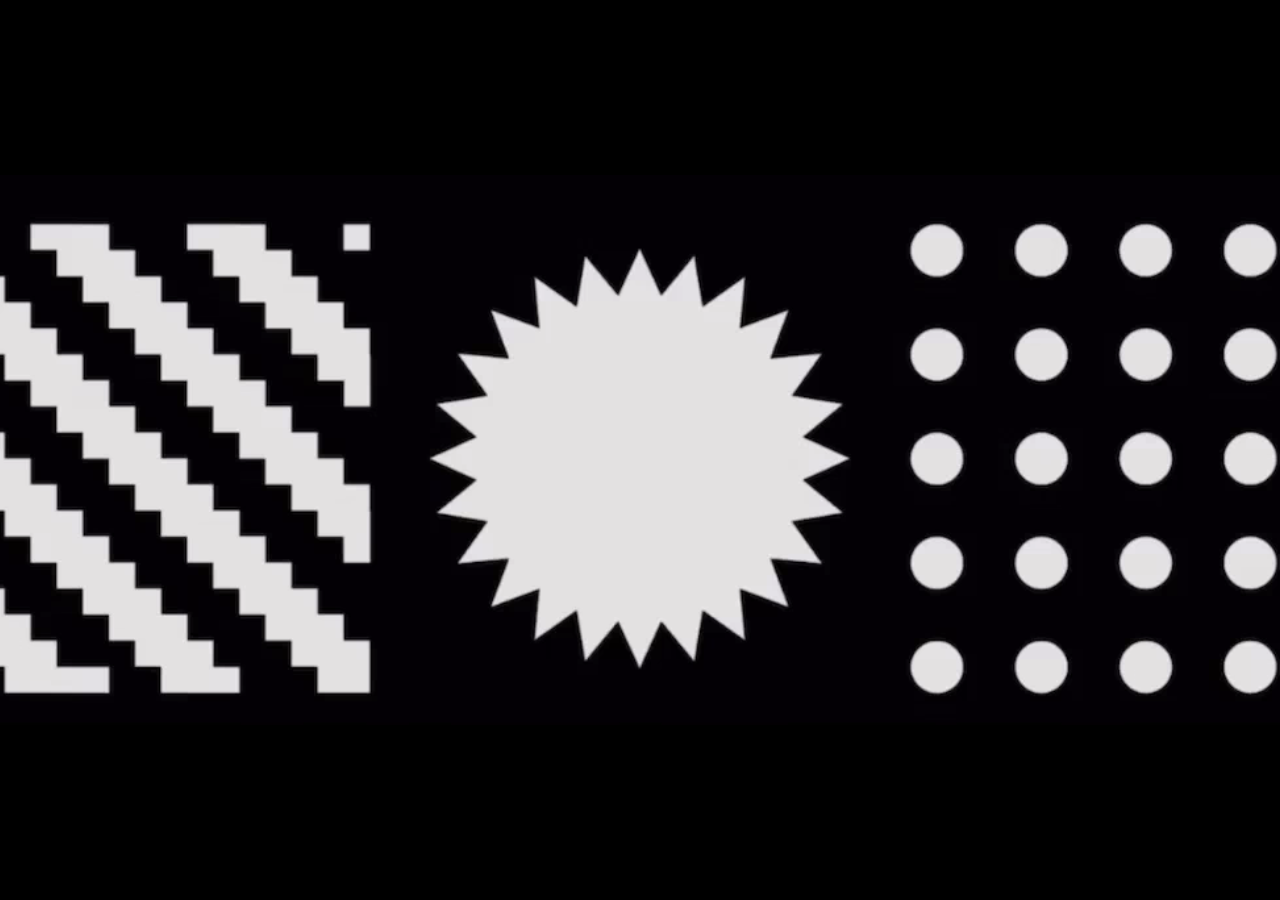
<file: index_inicio_netflix.html>
<!DOCTYPE html>
<html>
<head>
  <title>Inicio de Spotify</title>
  <link rel="stylesheet" href="style.css">
  <style>
    html, body {
      height: 100%;
      margin: 0;
      padding: 0;
    }

    .container {
      display: flex;
      flex-direction: column;
      justify-content: center;
      align-items: center;
      height: 100%;
      text-align: center;
    }

    .container button {
      padding: 10px 20px;
      font-size: 16px;
      background-color: #1DB954;
      color: white;
      border: none;
      border-radius: 4px;
      cursor: pointer;
      display: none; /* Oculta inicialmente el botón */
      font-family: 'Lexend', sans-serif; /* Aplica la fuente Lexend */
      height: 60px;
    }

    .container button:hover {
      background-color: #1ED760;
    }

    #miVideo {
      width: 100%; /* Ajusta el ancho del video según tus necesidades */
      height: 550px; /* Ajusta la altura del video según tus necesidades */
      object-fit: cover; /* Permite que la altura se ajuste automáticamente según el ancho */
      object-position: bottom;
      filter: brightness(0.98);
      margin: 0 auto;
    }
  </style>
</head>
<body>
  <div class="container">
    <video id="miVideo" autoplay>
      <source src="imagenes\gif.mp4" type="video/mp4">
    </video>
    <button id="startButton" style="background-color: #1DB954;" onclick="window.location.href='index.html'">Comenzar Spotify Match</button>
  </div>

  <script>
    var video = document.getElementById("miVideo");
    var startButton = document.getElementById("startButton");

    video.addEventListener("loadedmetadata", function() {
      this.playbackRate = 0.75;
    });

    video.addEventListener("ended", function() {
      startButton.style.display = "block"; // Muestra el botón cuando el video ha terminado
    });
  </script>
</body>
</html>
</file>
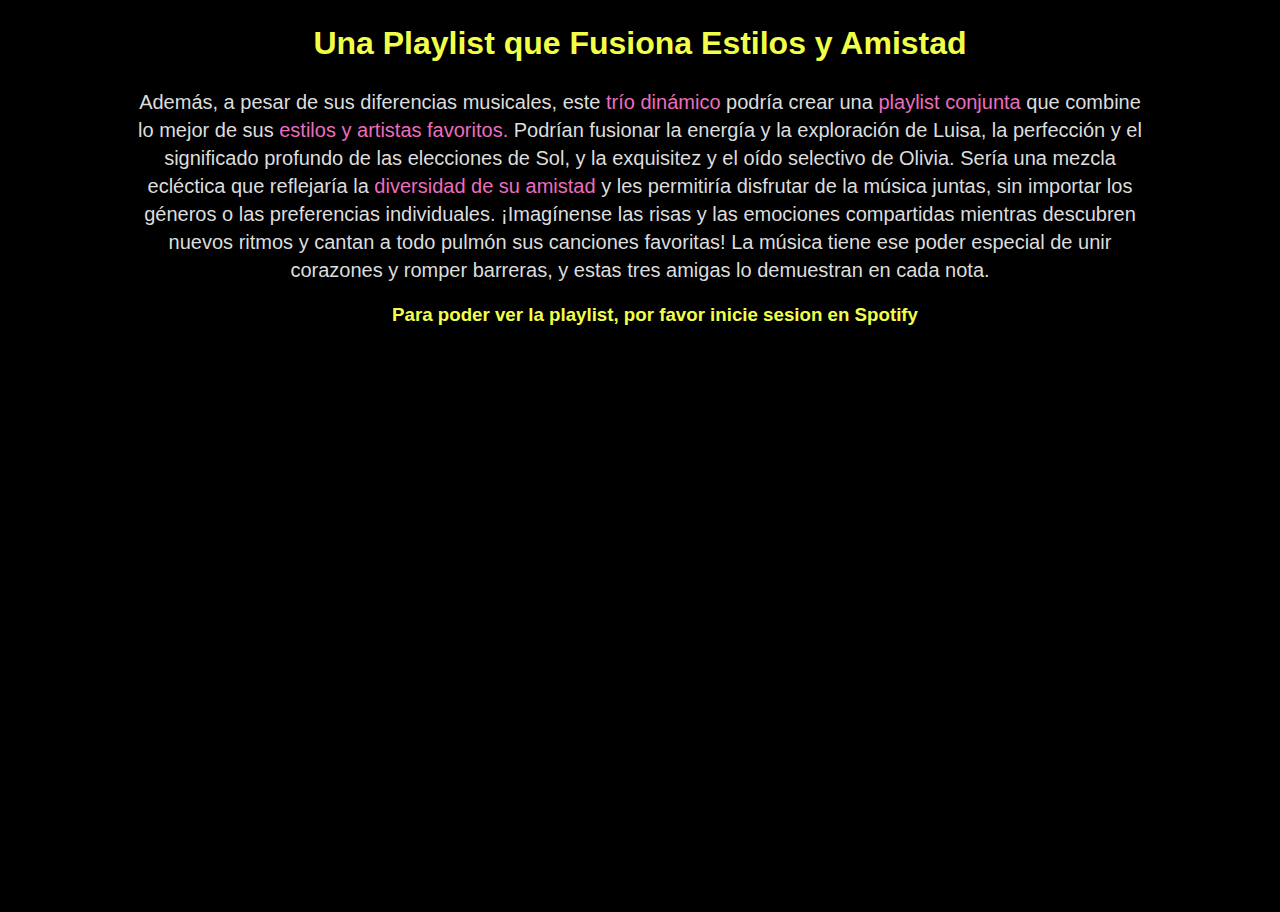
<file: index_playlist.html>
<!DOCTYPE html>
<html lang="en">

<head>
  <meta charset="UTF-8">
  <meta name="viewport" content="width=device-width, initial-scale=1.0">
  <title>Spotify Playlist</title>
  <link rel="stylesheet" href="styles_playlist.css">
</head>

<body>
  <div id="sec3">
    <h1>Una Playlist que Fusiona Estilos y Amistad</h1>
    <p>Además, a pesar de sus diferencias musicales, este <span style="color: #ec6dbf ;"> trío dinámico </span> podría crear una <span style="color: #ec6dbf ;">playlist conjunta </span> que combine lo mejor de sus <span style="color: #ec6dbf ;">estilos y artistas favoritos.</span>  Podrían fusionar la energía y la exploración de Luisa, la perfección y el significado profundo de las elecciones de Sol, y la exquisitez y el oído selectivo de Olivia. Sería una mezcla ecléctica que reflejaría la <span style="color: #ec6dbf ;">diversidad de su amistad </span>y les permitiría disfrutar de la música juntas, sin importar los géneros o las preferencias individuales. ¡Imagínense las risas y las emociones compartidas mientras descubren nuevos ritmos y cantan a todo pulmón sus canciones favoritas! La música tiene ese poder especial de unir corazones y romper barreras, y estas tres amigas lo demuestran en cada nota.</p>
    <h3> Para poder ver la playlist, por favor inicie sesion en Spotify</h3>
  </div>  <iframe style="border-radius:12px" src="https://open.spotify.com/embed/playlist/37i9dQZF1EJHK1dcoNEDPU?utm_source=generator&theme=0" width="100%" height="550" frameBorder="0" allowfullscreen="" allow="autoplay; clipboard-write; encrypted-media; fullscreen; picture-in-picture" loading="lazy"></iframe>
</body>

</html>
</file>
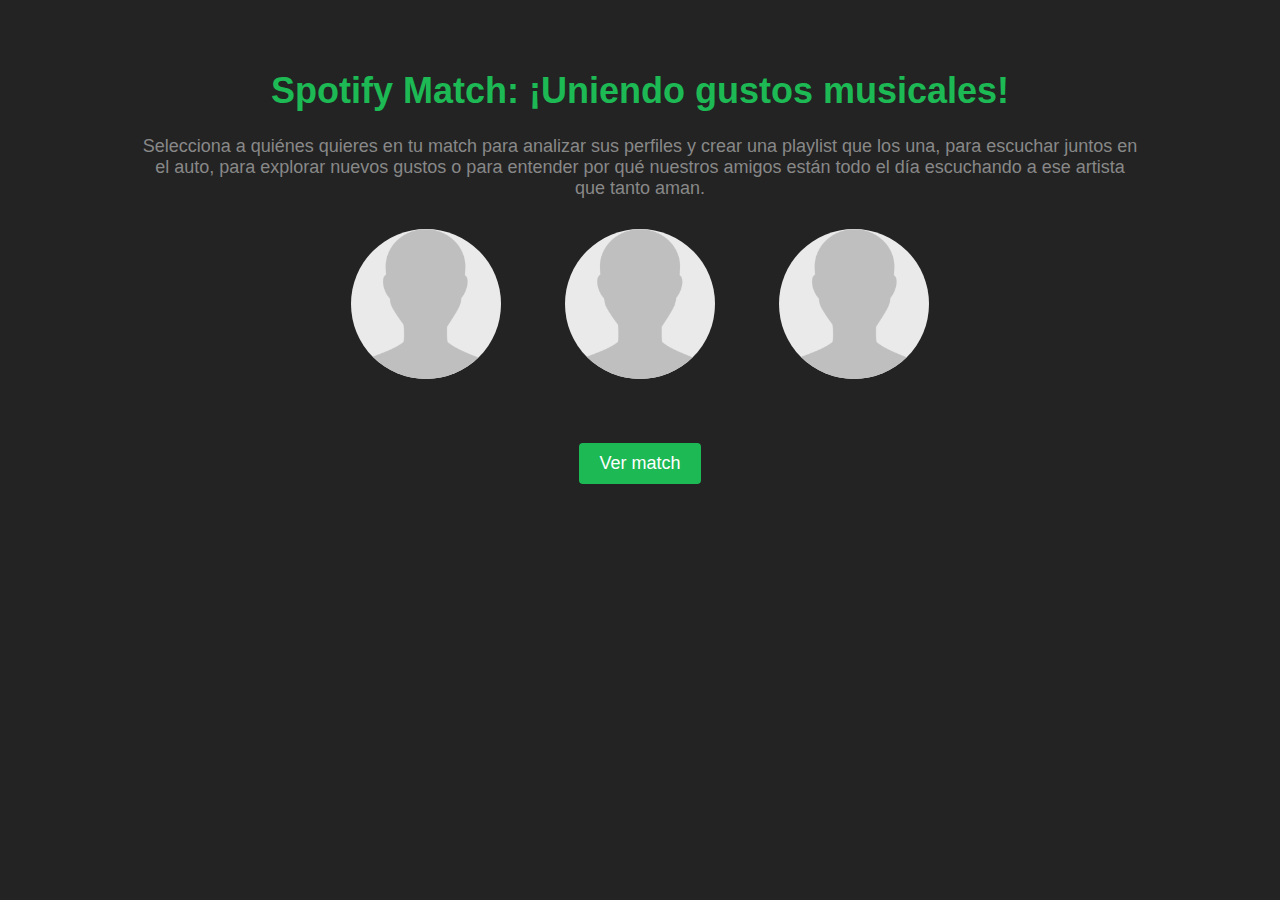
<file: primero.html>
<!DOCTYPE html>
<html>

<head>
  <title>Elegí a quién hacerle match</title>
  <style>
    body {
      text-align: center;
      font-family: Arial, sans-serif;
      background-color: rgb(35, 35, 35);
      color: #1DB954;
      margin: 0;
      padding: 20px;
    }

    h1 {
      margin-top: 50px;
      color: #1DB954;
      font-size: 36px;
      font-weight: bold;
    }

    p {
      font-size: 18px;
      margin-bottom: 30px;
      margin: 0 auto;
      max-width: 1000px;
      color: #888;
    }

    .circle {
      display: inline-block;
      width: 150px;
      height: 150px;
      border-radius: 50%;
      background-color: #eaeaea;
      margin: 30px;
      cursor: pointer;
      overflow: hidden;
    }

    .circle:hover {
      opacity: 0.7;
    }

    .button {
      margin-top: 30px;
      padding: 10px 20px;
      font-size: 18px;
      background-color: #1DB954;
      color: #fff;
      border: none;
      border-radius: 4px;
      cursor: pointer;
    }

    .button:hover {
      background-color: #1a9c47;
    }

    /* Estilos para el modal */
    .modal {
      display: none;
      position: fixed;
      z-index: 1;
      left: 0;
      top: 0;
      width: 100%;
      height: 100%;
      overflow: auto;
      background-color: rgba(0, 0, 0, 0.7);
    }

    .modal-content {
      background-color: #fefefe;
      margin: 10% auto;
      padding: 20px;
      border: 1px solid #888;
      width: 80%;
    }

    .modal-close {
      color: #aaa;
      float: right;
      font-size: 28px;
      font-weight: bold;
      cursor: pointer;
    }

    .modal-close:hover,
    .modal-close:focus {
      color: black;
      text-decoration: none;
      cursor: pointer;
    }
  </style>
</head>

<body>
  <h1>Spotify Match: ¡Uniendo gustos musicales!</h1>
  <p>Selecciona a quiénes quieres en tu match para analizar sus perfiles y crear una playlist que los una, para escuchar juntos en el auto, para explorar nuevos gustos o para entender por qué nuestros amigos están todo el día escuchando a ese artista que tanto aman.</p>
  <div>
    <div class="circle" onclick="openModal(1)">
      <img id="photo1" src="imagenes/default.png" alt="Foto 1" style="width: 100%; height: 100%; object-fit: cover;">
    </div>
    <div class="circle" onclick="openModal(2)">
      <img id="photo2" src="imagenes/default.png" alt="Foto 2" style="width: 100%; height: 100%; object-fit: cover;">
    </div>
    <div class="circle" onclick="openModal(3)">
      <img id="photo3" src="imagenes/default.png" alt="Foto 3" style="width: 100%; height: 100%; object-fit: cover;">
    </div>
  </div>
  <button class="button" onclick="window.location.href = 'index.html'">Ver match</button>


  <!-- Modal -->
  <div id="myModal" class="modal">
    <div class="modal-content">
      <span class="modal-close" onclick="closeModal()">&times;</span>
      <h2>Selecciona un perfil:</h2>
      <div id="modalOptions">
        <img src="imagenes/A5 - 1A5 - 1.png" alt="Opción 1" width="200" onclick="selectOption(1)">
        <img src="imagenes/A5 - 2A5 - 1.png" alt="Opción 2" width="200" onclick="selectOption(2)">
        <img src="imagenes/A5 - 3A5 - 1.png" alt="Opción 3" width="200" onclick="selectOption(3)">
      </div>
    </div>
  </div>

  <script>
    let selectedPhoto = 0;

    function openModal(photoNumber) {
      selectedPhoto = photoNumber;
      let modal = document.getElementById("myModal");
      modal.style.display = "block";
    }

    function closeModal() {
      selectedPhoto = 0;
      let modal = document.getElementById("myModal");
      modal.style.display = "none";
    }

    function selectOption(optionNumber) {
      console.log("Opción seleccionada: " + optionNumber);
      let circleId = "photo" + selectedPhoto;
      let circle = document.getElementById(circleId);
      let optionImg = document.querySelector("#modalOptions img:nth-child(" + optionNumber + ")");
      circle.src = optionImg.src;
      closeModal();
    }

    function verMatch() {
      if (selectedPhoto !== 0) {
        console.log("¡Has hecho match con la foto " + selectedPhoto + "!");
      } else {
        console.log("Selecciona una foto antes de ver el match.");
      }
    }
  </script>
</body>

</html>
</file>
<file: style.css>
body {
    font-family: "Gotham", sans-serif;
    font-weight: 400;
    font-size: 16px;
    line-height: 1.4;
    background-color: #000000;
    max-width: 100%; /* Establece el ancho máximo de la página */
    overflow-x: hidden; /* Bloquea el desplazamiento horizontal */


  }

.container {
  display: flex;
  flex-direction: column;
  justify-content: center;
  align-items: center;
  height: 100%;
  text-align: center;
}

.container button {
  padding: 10px 20px;
  font-size: 16px;
  background-color: #1DB954;
  color: white;
  border: none;
  border-radius: 4px;
  cursor: pointer;
  display: none; /* Oculta inicialmente el botón */
  font-family: 'Lexend', sans-serif; /* Aplica la fuente Lexend */
  height: 60px;
}

.container button:hover {
  background-color: #1ED760;
}

#miVideo {
  width: 100%; /* Ajusta el ancho del video según tus necesidades */
  height: 550px; /* Ajusta la altura del video según tus necesidades */
  object-fit: cover; /* Permite que la altura se ajuste automáticamente según el ancho */
  object-position: bottom;
  filter: brightness(0.98);
  margin: 0 auto;
}

.navbar {
  overflow: hidden;
  background-color: #000000;
  position: fixed; 
  top: 0; 
  width: 100%; 
  height: 10vh;
}
.navbar img {
  max-width: 100%;
  max-height: 50%;
  float: left;
  margin-left: 30px;
  margin-top: 20px;
}


.navbar a {
  float: right;
  display: block;
  color: #f2f2f2;
  text-align: center;
  padding: 14px 16px;
  text-decoration: none;
  margin-top: 10px;
  margin-right: 30px;
  font-size: 20px;
  font-family: 'Gotham' sans-serif;

}

.navbar a:hover {
  background: #1DB954;
  color:#ddd;
}
#sec0 {
  margin-top: 30px;
  background-color: #000000;
  display: flex;
  justify-content: center;
  align-items: center;
}

#sec0 .content {
  display: flex;
  align-items: flex-start; /* Modificado para alinear el contenido en la parte superior */
  justify-content: space-between;
  width: 100%;
  margin: 0 auto;
  /* Cambiado a columna para apilar verticalmente los elementos */
  align-items: center;
  margin-left: 30px;
}

#sec0 .text {
  flex: 1;
  margin-right: 20px;
}

#sec0 h1 {
  color: #f2ff48;
  text-align: left;
}

#sec0 p {
  text-align: left;
  margin-top: 1%;
  margin-bottom: 1%;
  font-size: 20px;
  font-family: 'Gotham', sans-serif;
  color: #a9a7a9;
  width: 80%;
}

.chart-container-g2 {
  flex: 1;
  margin-right: 0px; /* Ajusta el valor según la separación deseada */

}


#nombres_columnas1, #nombres_columnas2, #nombres_columnas3 {
  display: flex;
  justify-content: space-between;
}

#nombres_columnas1 h2 {
  flex: 1;
}


#nombres_columnas2 h2 {
  flex: 1;
}


#nombres_columnas3 h2 {
  color: #a6ae30;
}


.chart-container-g1, .chart-container-g3, .chart-container-g4, .chart-container-g5, .chart-container-g6, .chart-container-g7 {
  margin-top: 10px; /* Ajusta el valor según sea necesario para evitar la superposición con la barra de navegación */
}

.contenedor{
  padding: 5%;
}

.chart_dots text{
  font-size: 30px;
  font-family: 'Gotham' sans-serif;
}


  h1, h2, h3, h4, h5, h6 {
    font-family: "Gotham", sans-serif;
    font-weight: 700;
    margin: 0;
    padding: 0;
  }

  
  h1 {
    font-size: 32px;
    line-height: 1.2;
    align-self: center;
  }
  
  h2 {
    font-size: 24px;
    line-height: 1.3;
    color: white;
    text-align: center; 
  }
  
  h3 {
    font-size: 20px;
    line-height: 1.4;
  }
  
  h4 {
    font-size: 18px;
    line-height: 1.4;
  }
  
  h5 {
    font-size: 16px;
    line-height: 1.4;
  }
  
  h6 {
    font-size: 14px;
    line-height: 1.4;
  }
  
  p {
    margin: 0;
    padding: 0;
  }
  
  a {
    color: #f2f2f2;
    text-decoration: none;
    transition: color 0.2s ease;
  }
  
  a:hover {
    color: #157F4C;
  }
  
.table th {
  font-weight: 700;
  color: #6900ba; /* Verde de Spotify */
  color: #6900ba;
  font-size: 30px; /* Tamaño de fuente grande */
}

.table td {
  font-weight: 900;
  color: #6900ba; /* Color de texto oscuro */
  color: #6900ba;
  text-align: center; /* Centrar números */
  font-size: 30px; /* Tamaño de fuente grande */
  font-family: "Gotham", sans-serif; /* Fuente Gotham */
}
#contains {
  display: flex;
  flex-direction: column;
  align-items: center;
}

#contains div {
  display: inline-flex;
  margin-right: 10px; /* Ajusta el espacio entre los elementos si es necesario */
}


#en_el_top_de, #nombre, #nacionalidad, #puesto_en_el_top, #genero {
  color: #000000; /* Cambia el color de la fuente a blanco */
  /* Estilos de los textos */
  font-size: 16px;
  line-height: 1.4;
  /* Otros estilos */
  margin-bottom: 10px;
}

#sec1{
  margin-top: 100px;
  justify-content: flex;
  text-align: center;

  background-color: #6900ba;
  background-color: #effc3d;
  margin-bottom: 30px;

}
.izquierda{
  flex:1;
}

.derecha{
  flex:1;
}

#sec1 h1 {
  text-align: center;
  color: #effc3d;
  color: #6900ba;
}
#sec1 p {
  text-align: center;
  margin-left: 20%;
  margin-right: 20%;
  margin-top:1%;
  margin-bottom:1%;
  font-size: 20px;
  font-family: 'Gotham', sans-serif;
  color: #1d1d1d;
}

.espacio_1 {
     /* Hereda el color de fondo del contenedor */
     content: "";
     height: 50px;
}

.espacio_2 {
     /* Hereda el color de fondo del contenedor */
     content: "";
     height: 50px;
}

#sec2{
  align-items: center;
  justify-content: center;
  text-align: center;
  background-color: #e0e0e0;
}

#sec2 h1 {
  text-align: center;
  color:#000000;
}

#sec2 p {
  text-align: center;
  margin-left: 20%;
  margin-right: 20%;
  margin-top:1%;
  margin-bottom:1%;
  font-size: 20px;
  font-family: 'Gotham', sans-serif;
  color: #000000;
}

#map-container {
  display: flex;
  justify-content: center;
  align-items: center;
  flex-direction: column;
}

#map {
  flex: 1;
}

#text-container {
  flex: 1;

}

#text-container div {
  display: block;
  margin-bottom: 10px;
}
#boton {
  display: flex;
  justify-content: center;
  background-color: #1DB954;
  height:100px

}

#btn {
  margin-top: 20px;
  width: 100%;
  border-color: #1DB954;
  background-color: #1DB954;
  color: #ddd;
  font-size: 20px;
  font-family: 'Gotham', sans-serif;
}


#btnSintesis{
  margin-top: 20px;
  height: 50px;
  width:200px;
  border-radius: 20px;
  background-color: #1DB954;
  color:#ddd ;
  font-size: 20px;
  font-family: 'Gotham' sans-serif;
  margin-bottom: 20px;
}


* {box-sizing:border-box}

.slideshow-container {
  max-width: 1000px;
  position: relative;
  margin: auto;
  margin-top: 50px;
}

.mySlides {
  display: none;
}

.prev, .next {
  cursor: pointer;
  position: absolute;
  top: 50%;
  width: auto;
  margin-top: -22px;
  padding: 16px;
  color: white;
  font-weight: bold;
  font-size: 18px;
  transition: 0.6s ease;
  border-radius: 0 3px 3px 0;
  user-select: none;
}

.next {
  right: 0;
  border-radius: 3px 0 0 3px;
}

.prev:hover, .next:hover {
  background-color: rgba(0,0,0,0.8);
}

.text {
  color: #f2f2f2;
  font-size: 15px;
  padding: 8px 12px;
  bottom: 8px;
  width: 100%;
  text-align: center;
}

.numbertext {
  color: #f2f2f2;
  font-size: 12px;
  padding: 8px 12px;
  position: absolute;
  top: 0;
}

/* The dots/bullets/indicators */
.dot {
  cursor: pointer;
  height: 15px;
  width: 15px;
  margin: 0 2px;
  background-color: #bbb;
  border-radius: 50%;
  display: inline-block;
  transition: background-color 0.6s ease;
}

.active, .dot:hover {
  background-color: #717171;
}

.fade {
  animation-name: fade;
  animation-duration: 1.5s;
}

@keyframes fade {
  from {opacity: .4}
  to {opacity: 1}
}
.espacio_3 {
   /* Hereda el color de fondo del contenedor */
  content: " ";
  height: 50px;
}

#sec3{
  
  align-items: center;
  justify-content: center;
  text-align: center;
  background-color: #362B3D;
}


#sec3 h1 {
  padding-top: 50px;
  text-align: center;
  color: #ddd;
}
#sec3 p {
  text-align: center;
  margin-left: 20%;
  margin-right: 20%;
  margin-top:1%;
  margin-bottom:1%;
  font-size: 20px;
  font-family: 'Gotham', sans-serif;
  color: #ddd;
}


.table th.column-title {
  padding-right: 20px;
  text-align: center;
}


#sec4{
  margin-top: 30px;
  align-items: center;
  justify-content: center;
  text-align: center;
}

.espacio_4{
     /* Hereda el color de fondo del contenedor */
     content: "";
     height: 50px;
}

#sec4 h1 {
  text-align: center;
  color:#f2ff48;
}
#sec4 p {
  text-align: center;
  margin-left: 20%;
  margin-right: 20%;
  margin-top:1%;
  margin-bottom:1%;
  font-size: 20px;
  font-family: 'Gotham', sans-serif;
  color: #939393;
}


.mySlides.fade h2{
  
  margin-bottom:1%;
  font-size: 30px;
}

.container_vid {
  margin-top: 120px; 
  display: flex;
  justify-content: center;
  align-items: center;
  height: 400px; 
}

#miVideo {
  max-width: 100%;
  max-height: 100%;
}
.Luisa_name {
  color: #7E2AC5;
}

.Sol_name {
  color: #3FB89B;
}

.Olivia_name {
  color: #D23A6D;
}
</file>
<file: styles_playlist.css>
body {
  font-family: "Gotham", sans-serif;
  font-weight: 400;
  font-size: 16px;
  line-height: 1.4;
  background-color: #000000;
  max-width: 100%; /* Establece el ancho máximo de la página */
  overflow-x: hidden; /* Bloquea el desplazamiento horizontal */

  }
  
#sec3{
  align-items: center;
  justify-content: center;
  text-align: center;
  margin-top: 20px;
}

#sec3 h1 {
  text-align: center;
  color:#f2ff48
}

#sec3 h3 {
  margin-left: 30px;
  color:#f2ff48
  
}
#sec3 p {
  text-align: center;
  margin-left: 10%;
  margin-right: 10%;
  margin-top:1%;
  margin-bottom:1%;
  font-size: 20px;
  font-family: 'Gotham', sans-serif;
  color: #ddd;
}
</file>
